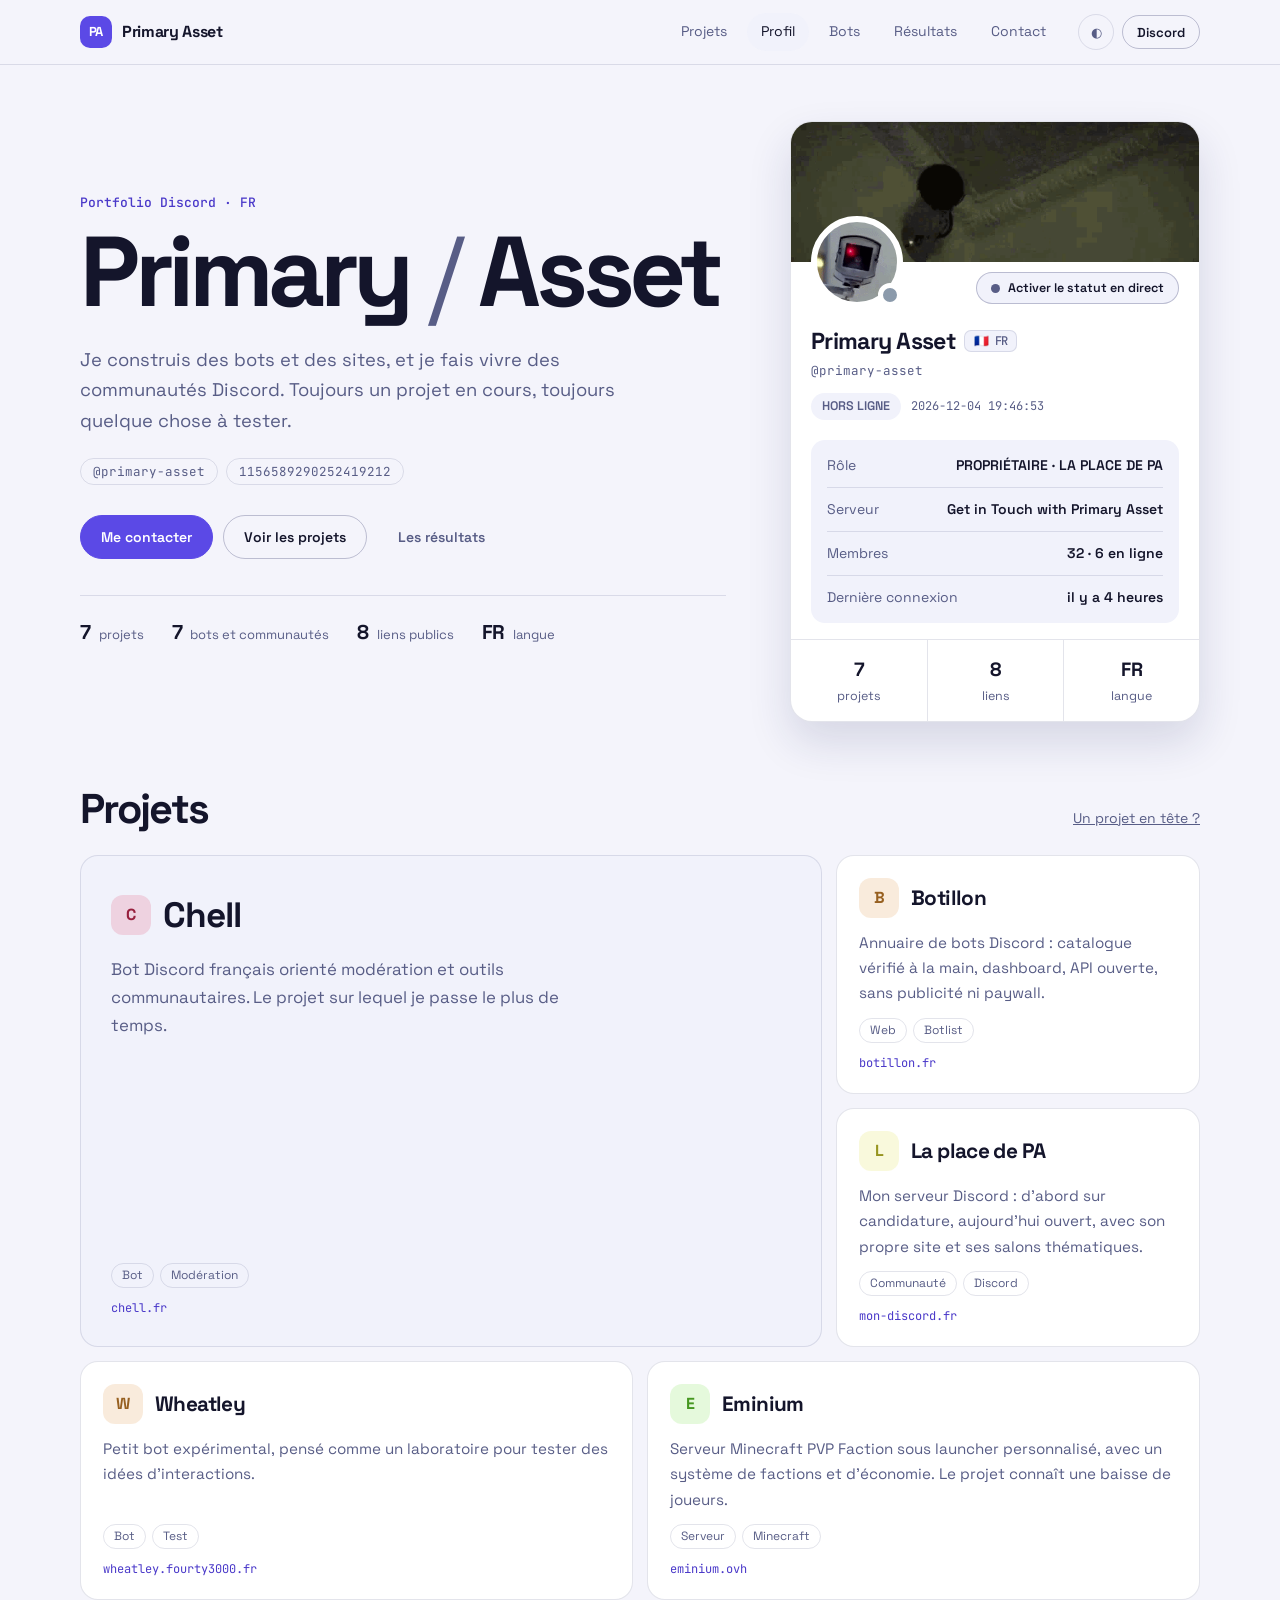
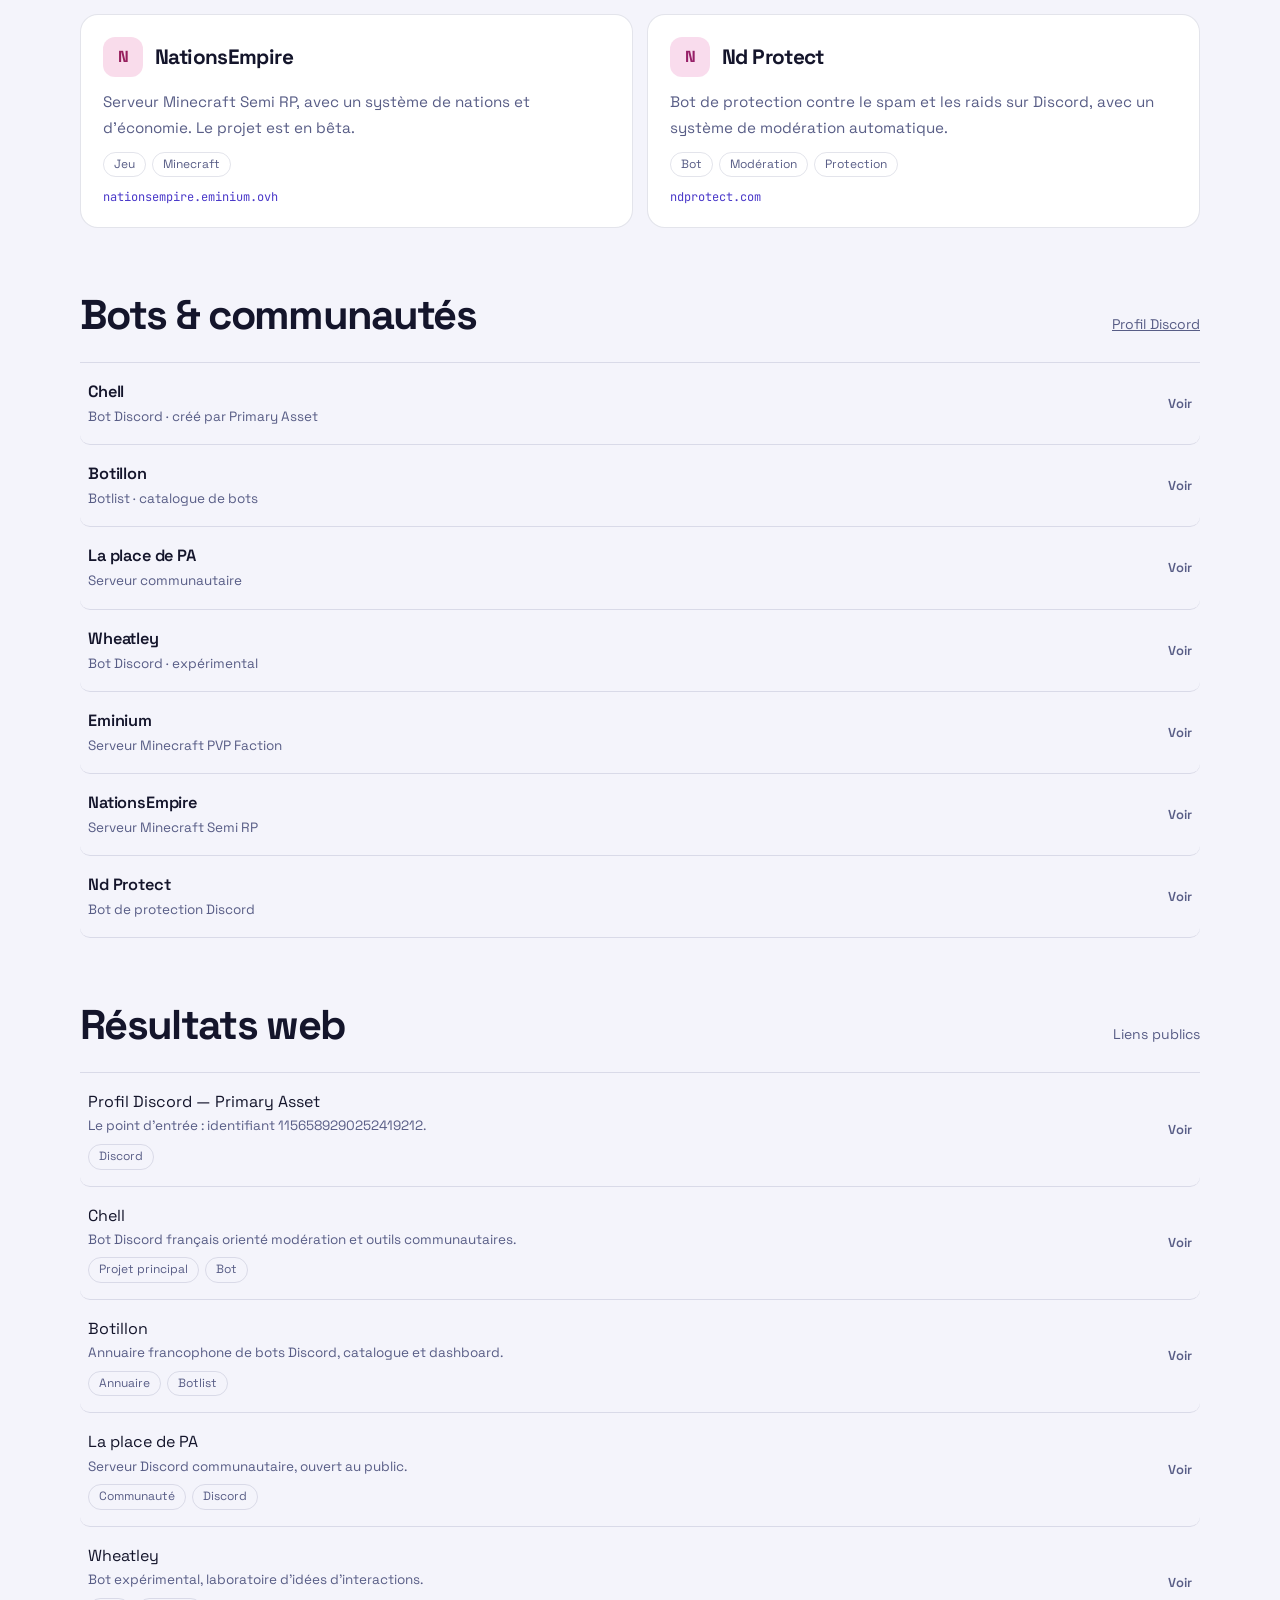
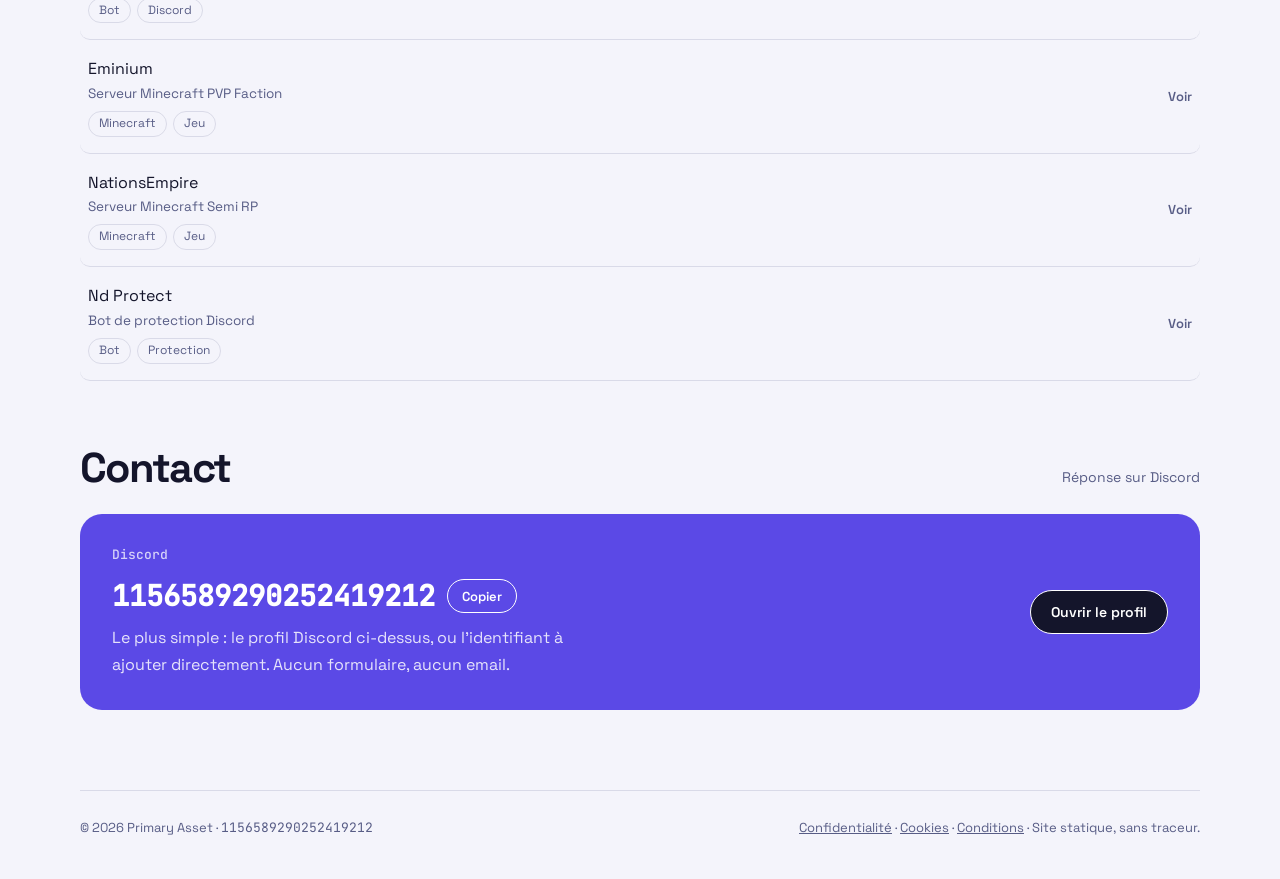
<file: index.html>
<!doctype html>
<html lang="fr" data-theme="dark">
  <head>
    <meta charset="utf-8" />
    <meta name="viewport" content="width=device-width, initial-scale=1" />
    <title>Primary Asset — Portfolio Discord, projets et bots</title>
    <meta
      name="description"
      content="Portfolio Discord de Primary Asset : projets, bots, communautés et contact. Discord : 1156589290252419212."
    />
    <meta name="theme-color" content="#0c0d1b" media="(prefers-color-scheme: dark)" />
    <meta name="theme-color" content="#f6f7f9" media="(prefers-color-scheme: light)" />
    <link rel="canonical" href="https://primary-asset.fr/" />
    <meta name="color-scheme" content="dark light" />
    <meta property="og:type" content="profile" />
    <meta property="og:title" content="Primary Asset — Portfolio Discord" />
    <meta
      property="og:description"
      content="Projets, bots, communautés et contact de Primary Asset."
    />
    <meta property="og:locale" content="fr_FR" />
    <meta property="og:image" content="https://primary-asset.fr/og-image.png" />
    <meta property="og:image:width" content="1200" />
    <meta property="og:image:height" content="630" />
    <meta name="twitter:card" content="summary_large_image" />
    <meta name="twitter:title" content="Primary Asset — Portfolio Discord" />
    <meta name="twitter:image" content="https://primary-asset.fr/og-image.png" />
    <link rel="icon" type="image/svg+xml" href="icon.svg" />
    <meta property="og:site_name" content="Primary Asset" />
    <meta property="og:url" content="https://primary-asset.fr/" />

    <script>try{var t=localStorage.getItem("pa-theme");document.documentElement.dataset.theme=t||(matchMedia("(prefers-color-scheme: light)").matches?"light":"dark")}catch(e){}</script>
    <link rel="stylesheet" href="assets/fonts/fonts.css" />
    <link rel="stylesheet" href="styles.css" />
    <script type="application/ld+json">
    {"@context":"https://schema.org","@type":"WebSite","name":"Primary Asset","url":"https://primary-asset.fr/","inLanguage":"fr","author":{"@type":"Person","name":"Primary Asset","sameAs":["https://discord.com/users/1156589290252419212"]}}
    </script>
    <noscript><style>[data-reveal]{opacity:1;transform:none}.boot{display:none}</style></noscript>
  </head>

  <body>
    <div id="boot" class="boot" aria-hidden="true">
      <div class="boot-inner">
        <p class="boot-word">PRIMARY <em>ASSET</em></p>
        <span class="boot-line"></span>
        <p class="boot-note">Chargement du profil Discord</p>
      </div>
    </div>

    <a class="skip" href="#main">Aller au contenu</a>

    <header class="site-head">
      <div class="wrap head-row">
        <a class="brand" href="#top">
          <span class="brand-mark">PA</span>
          <span class="brand-name">Primary Asset</span>
        </a>

        <nav class="nav" aria-label="Navigation principale">
          <a href="#projets">Projets</a>
          <a href="#carte">Profil</a>
          <a href="#bots">Bots</a>
          <a href="#resultats">Résultats</a>
          <a href="#contact">Contact</a>
        </nav>

        <div class="head-actions">
          <button id="theme" class="icon-btn" type="button" aria-label="Changer de thème">
            <span aria-hidden="true">◐</span>
          </button>
          <a class="btn btn-sm" href="https://discord.com/users/1156589290252419212" rel="me noopener">
            Discord
          </a>
        </div>
      </div>
    </header>

    <main id="main">
      <section id="top" class="hero wrap">
        <div class="hero-txt">
          <p class="eyebrow">Portfolio Discord · FR</p>
          <h1 id="titre">Primary <span class="slash">/</span> Asset</h1>
          <p class="lede" id="accroche">
            Je construis des bots et des sites, et je fais vivre des communautés Discord.
            Toujours un projet en cours, toujours quelque chose à tester.
          </p>

          <div class="badges">
            <span class="badge" id="pseudo">@primary-asset</span>
            <span class="badge" id="badge-id">1156589290252419212</span>
          </div>

          <div class="cta">
            <a class="btn btn-primary" data-discord href="https://discord.com/users/1156589290252419212" rel="me noopener">Me contacter</a>
            <a class="btn" href="#projets">Voir les projets</a>
            <a class="btn btn-ghost" href="#resultats">Les résultats</a>
          </div>

          <div class="stats">
            <div class="stat"><b id="stat-projects">0</b><small>projets</small></div>
            <div class="stat"><b id="stat-bots">0</b><small>bots et communautés</small></div>
            <div class="stat"><b id="stat-results">0</b><small>liens publics</small></div>
            <div class="stat"><b id="stat-langue">FR</b><small>langue</small></div>
          </div>
        </div>

        <article id="carte" class="dcard" aria-label="Profil Discord">
          <div class="dcard-banner" id="dc-banner" aria-hidden="true"></div>
          <div class="dcard-head">
            <div class="dcard-avatar-wrap">
              <span class="dcard-avatar" id="dc-avatar" role="img" aria-label="Avatar Discord de Primary Asset"></span>
              <span class="dcard-status" id="dc-dot" aria-hidden="true"></span>
            </div>
            <button id="dc-live-toggle" class="dcard-switch" type="button" aria-pressed="false">
              <span class="dcard-switch-dot" aria-hidden="true"></span>
              <span id="dc-live-text">Activer le statut en direct</span>
            </button>
          </div>

          <div class="dcard-body">
            <h2 class="dcard-name"><span id="dc-name">Primary Asset</span> <span class="dcard-tagpill" id="dc-tag">FR</span></h2>
            <p class="dcard-handle" id="dc-handle">@primary-asset</p>
            <p class="dcard-meta">
              <span class="dcard-state" id="dc-state">HORS LIGNE</span>
              <span class="dcard-clock"><span id="dc-date">2026-01-01</span> <span id="dc-time">00:00:00</span></span>
            </p>
          </div>

          <div class="dcard-rows">
            <div class="dcard-row"><span class="k">Rôle</span><span class="v" id="dc-role">—</span></div>
            <div class="dcard-row"><span class="k">Serveur</span><span class="v" id="dc-serveur">—</span></div>
            <div class="dcard-row"><span class="k">Membres</span><span class="v" id="dc-membres">—</span></div>
            <div class="dcard-row"><span class="k" id="dc-connexion-k">Dernière connexion</span><span class="v" id="dc-connexion">—</span></div>
          </div>

          <footer class="dcard-foot">
            <span><b id="dc-projets">0</b> projets</span>
            <span><b id="dc-resultats">0</b> liens</span>
            <span><b id="dc-langue">FR</b> langue</span>
          </footer>
        </article>
      </section>

      <section id="projets" class="wrap" data-reveal>
        <div class="sec-head">
          <h2>Projets</h2>
          <a href="#contact">Un projet en tête ?</a>
        </div>
        <div id="projects" class="cards"></div>
      </section>

      <section id="bots" class="wrap" data-reveal>
        <div class="sec-head">
          <h2>Bots &amp; communautés</h2>
          <a data-discord href="https://discord.com/users/1156589290252419212" rel="me noopener">Profil Discord</a>
        </div>
        <ul id="bots-list" class="list"></ul>
      </section>

      <section id="resultats" class="wrap" data-reveal>
        <div class="sec-head">
          <h2>Résultats web</h2>
          <span class="sec-note">Liens publics</span>
        </div>
        <ul id="results-list" class="list"></ul>
      </section>

      <section id="contact" class="wrap" data-reveal>
        <div class="sec-head">
          <h2>Contact</h2>
          <span class="sec-note">Réponse sur Discord</span>
        </div>

        <div class="contact-card">
          <div class="contact-txt">
            <p class="eyebrow">Discord</p>
            <p class="contact-id">
              <span id="discord-id">1156589290252419212</span>
              <button id="copy" class="btn btn-sm" type="button" data-copy="1156589290252419212">
                Copier
              </button>
            </p>
            <p class="contact-hint">
              Le plus simple : le profil Discord ci-dessus, ou l'identifiant à ajouter
              directement. Aucun formulaire, aucun email.
            </p>
          </div>
          <a class="btn btn-primary contact-cta" data-discord href="https://discord.com/users/1156589290252419212" rel="me noopener">
            Ouvrir le profil
          </a>
        </div>
      </section>
    </main>

    <footer class="site-foot wrap">
      <p>© <span id="year">2026</span> Primary Asset · <span class="mono" id="foot-id">1156589290252419212</span></p>
      <p class="foot-note">
        <a href="confidentialite.html">Confidentialité</a> ·
        <a href="cookies.html">Cookies</a> ·
        <a href="conditions.html">Conditions</a> · Site statique, sans traceur.
      </p>
    </footer>

    <script src="content.js"></script>
    <script src="app.js"></script>
  </body>
</html>
</file>
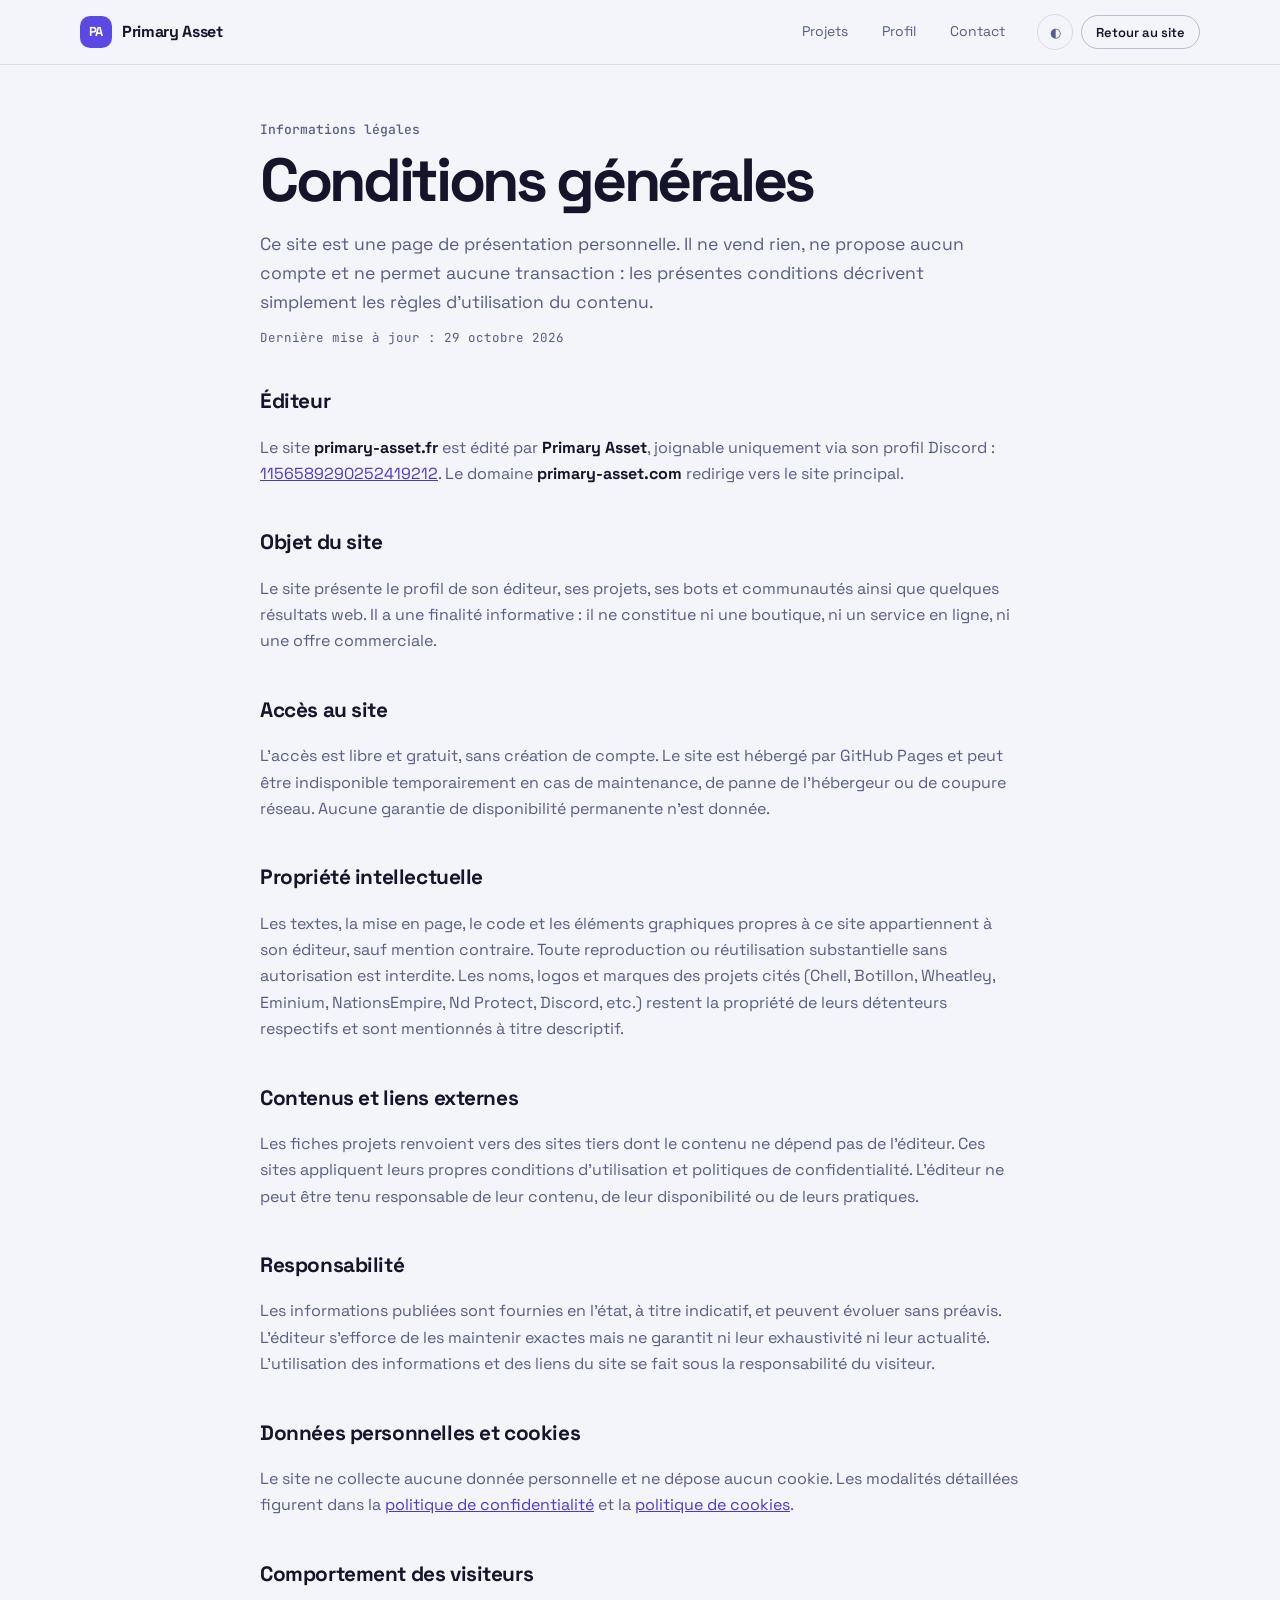
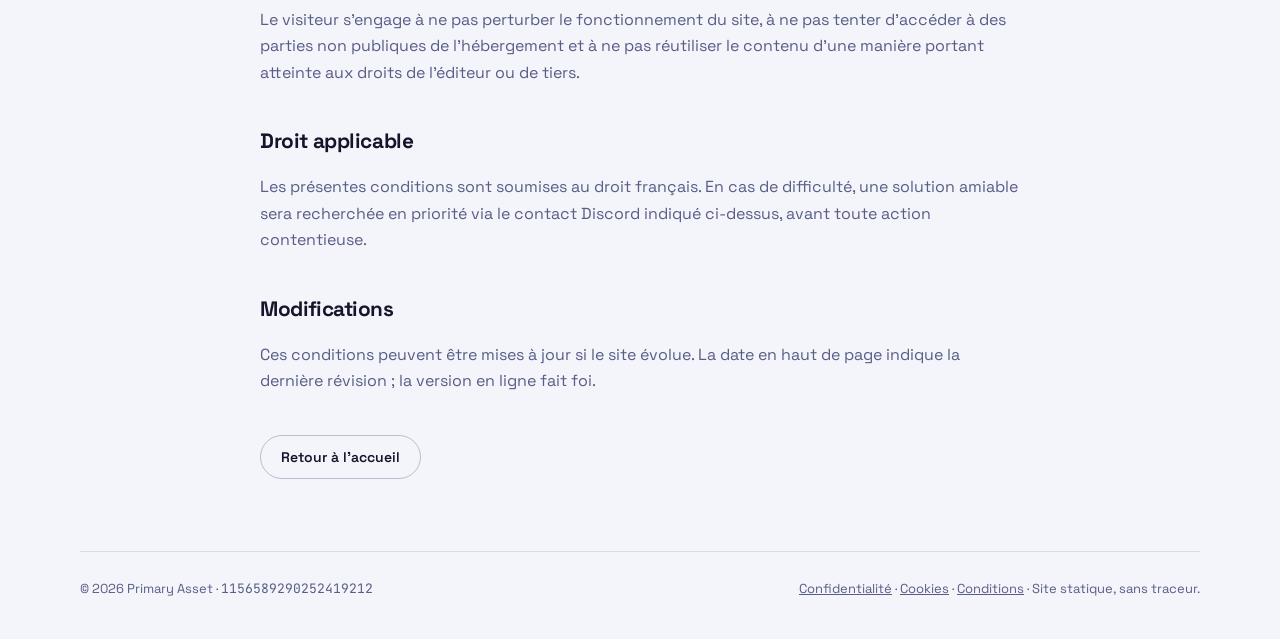
<file: conditions.html>
<!doctype html>
<html lang="fr" data-theme="dark">
  <head>
    <meta charset="utf-8" />
    <meta name="viewport" content="width=device-width, initial-scale=1" />
    <title>Conditions générales — Primary Asset</title>
    <meta
      name="description"
      content="Conditions générales d'utilisation du site Primary Asset : objet, accès, propriété intellectuelle, responsabilité."
    />
    <meta name="theme-color" content="#0c0d1b" media="(prefers-color-scheme: dark)" />
    <meta name="theme-color" content="#f6f7f9" media="(prefers-color-scheme: light)" />
    <link rel="canonical" href="https://primary-asset.fr/conditions.html" />
    <meta name="color-scheme" content="dark light" />
    <meta name="robots" content="index, follow" />
    <link rel="icon" type="image/svg+xml" href="icon.svg" />
    <meta property="og:type" content="website" />
    <meta property="og:locale" content="fr_FR" />
    <meta property="og:site_name" content="Primary Asset" />
    <meta property="og:url" content="https://primary-asset.fr/conditions.html" />
    <script>try{var t=localStorage.getItem("pa-theme");document.documentElement.dataset.theme=t||(matchMedia("(prefers-color-scheme: light)").matches?"light":"dark")}catch(e){}</script>
    <link rel="stylesheet" href="assets/fonts/fonts.css" />
    <link rel="stylesheet" href="styles.css" />
    <noscript><style>[data-reveal]{opacity:1;transform:none}</style></noscript>
  </head>

  <body>
    <a class="skip" href="#main">Aller au contenu</a>

    <header class="site-head">
      <div class="wrap head-row">
        <a class="brand" href="index.html">
          <span class="brand-mark">PA</span>
          <span class="brand-name">Primary Asset</span>
        </a>
        <nav class="nav" aria-label="Navigation principale">
          <a href="index.html#projets">Projets</a>
          <a href="index.html#carte">Profil</a>
          <a href="index.html#contact">Contact</a>
        </nav>
        <div class="head-actions">
          <button id="theme" class="icon-btn" type="button" aria-label="Changer de thème">
            <span aria-hidden="true">◐</span>
          </button>
          <a class="btn btn-sm" href="index.html">Retour au site</a>
        </div>
      </div>
    </header>

    <main id="main" class="wrap legal">
      <p class="eyebrow">Informations légales</p>
      <h1>Conditions générales</h1>
      <p class="legal-lede">
        Ce site est une page de présentation personnelle. Il ne vend rien, ne propose aucun compte
        et ne permet aucune transaction : les présentes conditions décrivent simplement les règles
        d'utilisation du contenu.
      </p>
      <p class="legal-date">Dernière mise à jour : 29 octobre 2026</p>

      <h2>Éditeur</h2>
      <p>
        Le site <strong>primary-asset.fr</strong> est édité par <strong>Primary Asset</strong>,
        joignable uniquement via son profil Discord :
        <a href="https://discord.com/users/1156589290252419212" rel="me noopener">1156589290252419212</a>.
        Le domaine <strong>primary-asset.com</strong> redirige vers le site principal.
      </p>

      <h2>Objet du site</h2>
      <p>
        Le site présente le profil de son éditeur, ses projets, ses bots et communautés ainsi que
        quelques résultats web. Il a une finalité informative : il ne constitue ni une boutique, ni
        un service en ligne, ni une offre commerciale.
      </p>

      <h2>Accès au site</h2>
      <p>
        L'accès est libre et gratuit, sans création de compte. Le site est hébergé par GitHub Pages
        et peut être indisponible temporairement en cas de maintenance, de panne de l'hébergeur ou
        de coupure réseau. Aucune garantie de disponibilité permanente n'est donnée.
      </p>

      <h2>Propriété intellectuelle</h2>
      <p>
        Les textes, la mise en page, le code et les éléments graphiques propres à ce site appartiennent
        à son éditeur, sauf mention contraire. Toute reproduction ou réutilisation substantielle sans
        autorisation est interdite. Les noms, logos et marques des projets cités (Chell, Botillon,
        Wheatley, Eminium, NationsEmpire, Nd Protect, Discord, etc.) restent la propriété de leurs
        détenteurs respectifs et sont mentionnés à titre descriptif.
      </p>

      <h2>Contenus et liens externes</h2>
      <p>
        Les fiches projets renvoient vers des sites tiers dont le contenu ne dépend pas de l'éditeur.
        Ces sites appliquent leurs propres conditions d'utilisation et politiques de confidentialité.
        L'éditeur ne peut être tenu responsable de leur contenu, de leur disponibilité ou de leurs
        pratiques.
      </p>

      <h2>Responsabilité</h2>
      <p>
        Les informations publiées sont fournies en l'état, à titre indicatif, et peuvent évoluer sans
        préavis. L'éditeur s'efforce de les maintenir exactes mais ne garantit ni leur exhaustivité
        ni leur actualité. L'utilisation des informations et des liens du site se fait sous la
        responsabilité du visiteur.
      </p>

      <h2>Données personnelles et cookies</h2>
      <p>
        Le site ne collecte aucune donnée personnelle et ne dépose aucun cookie. Les modalités
        détaillées figurent dans la <a href="confidentialite.html">politique de confidentialité</a>
        et la <a href="cookies.html">politique de cookies</a>.
      </p>

      <h2>Comportement des visiteurs</h2>
      <p>
        Le visiteur s'engage à ne pas perturber le fonctionnement du site, à ne pas tenter d'accéder
        à des parties non publiques de l'hébergement et à ne pas réutiliser le contenu d'une manière
        portant atteinte aux droits de l'éditeur ou de tiers.
      </p>

      <h2>Droit applicable</h2>
      <p>
        Les présentes conditions sont soumises au droit français. En cas de difficulté, une solution
        amiable sera recherchée en priorité via le contact Discord indiqué ci-dessus, avant toute
        action contentieuse.
      </p>

      <h2>Modifications</h2>
      <p>
        Ces conditions peuvent être mises à jour si le site évolue. La date en haut de page indique
        la dernière révision ; la version en ligne fait foi.
      </p>

      <p class="legal-back"><a class="btn" href="index.html">Retour à l'accueil</a></p>
    </main>

    <footer class="site-foot wrap">
      <p>© <span id="year">2026</span> Primary Asset · <span class="mono">1156589290252419212</span></p>
      <p class="foot-note">
        <a href="confidentialite.html">Confidentialité</a> ·
        <a href="cookies.html">Cookies</a> ·
        <a href="conditions.html">Conditions</a> · Site statique, sans traceur.
      </p>
    </footer>

    <script src="content.js"></script>
    <script src="app.js"></script>
  </body>
</html>
</file>
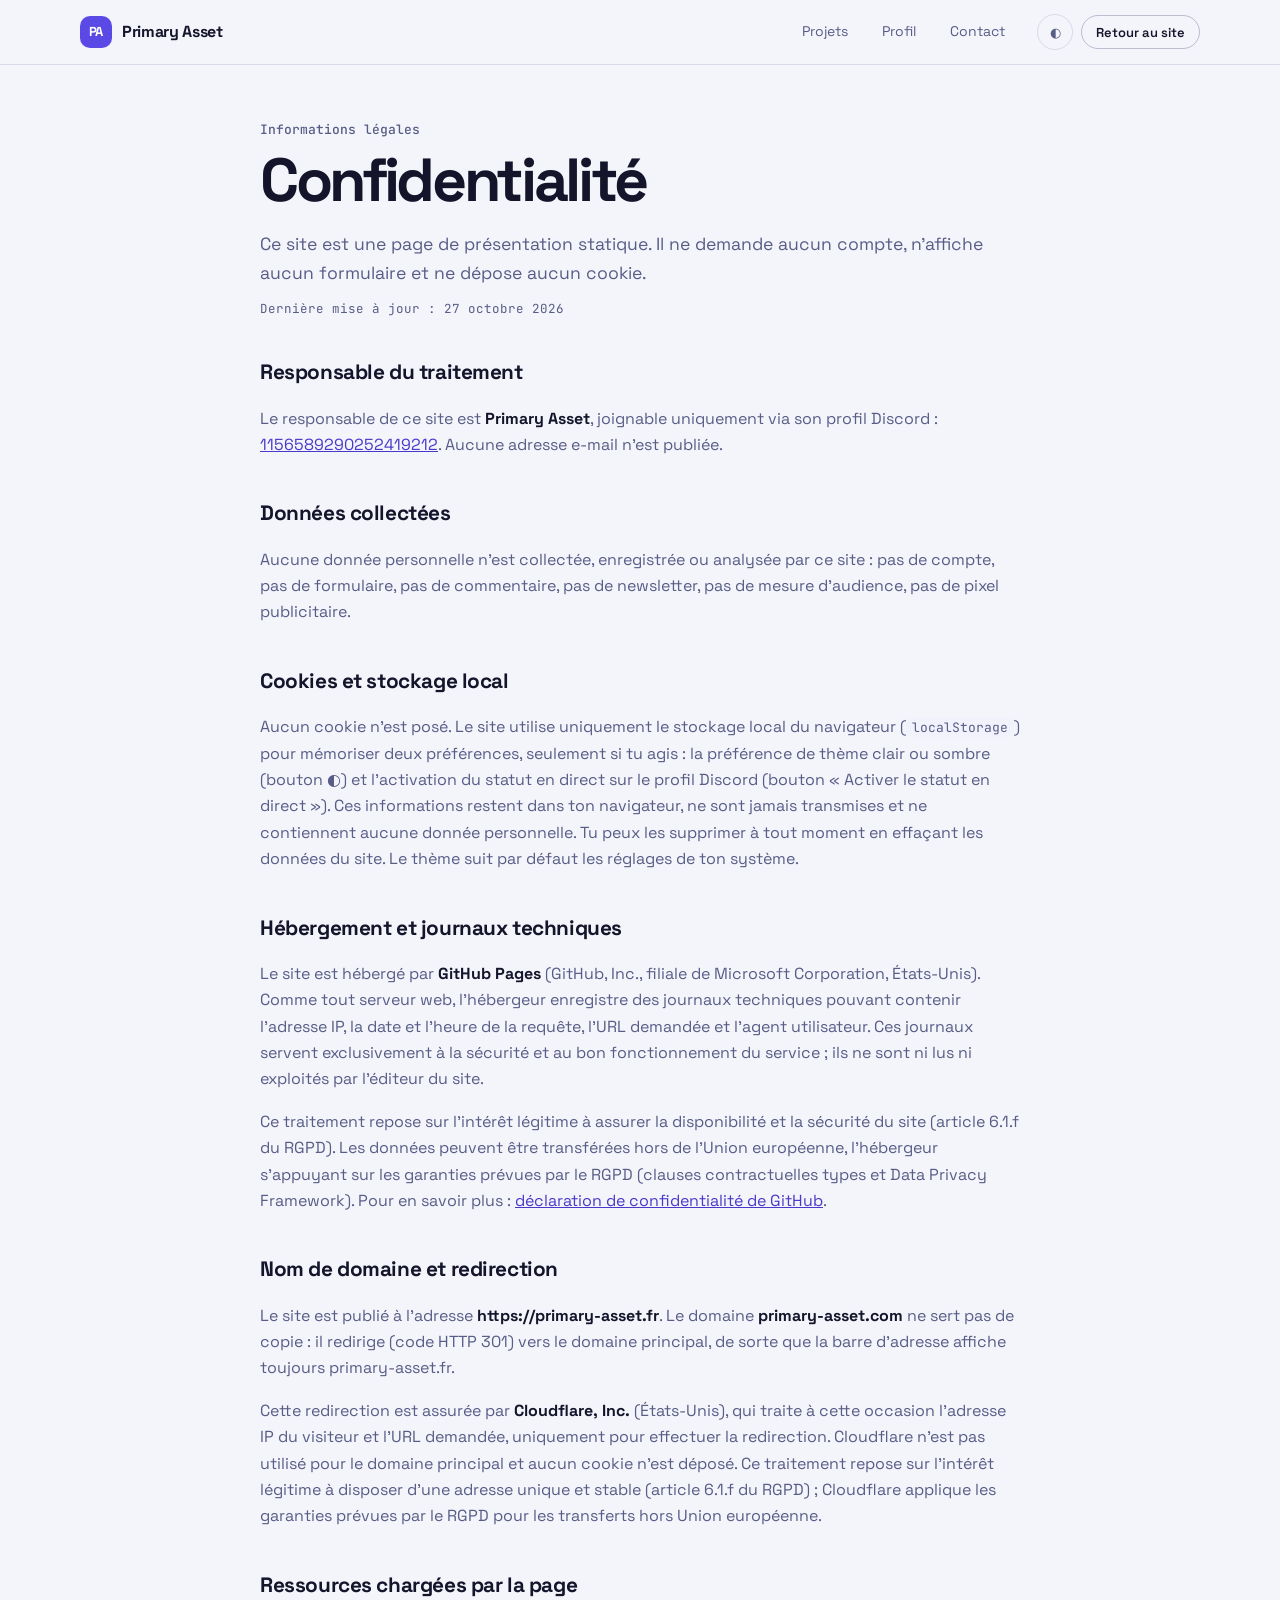
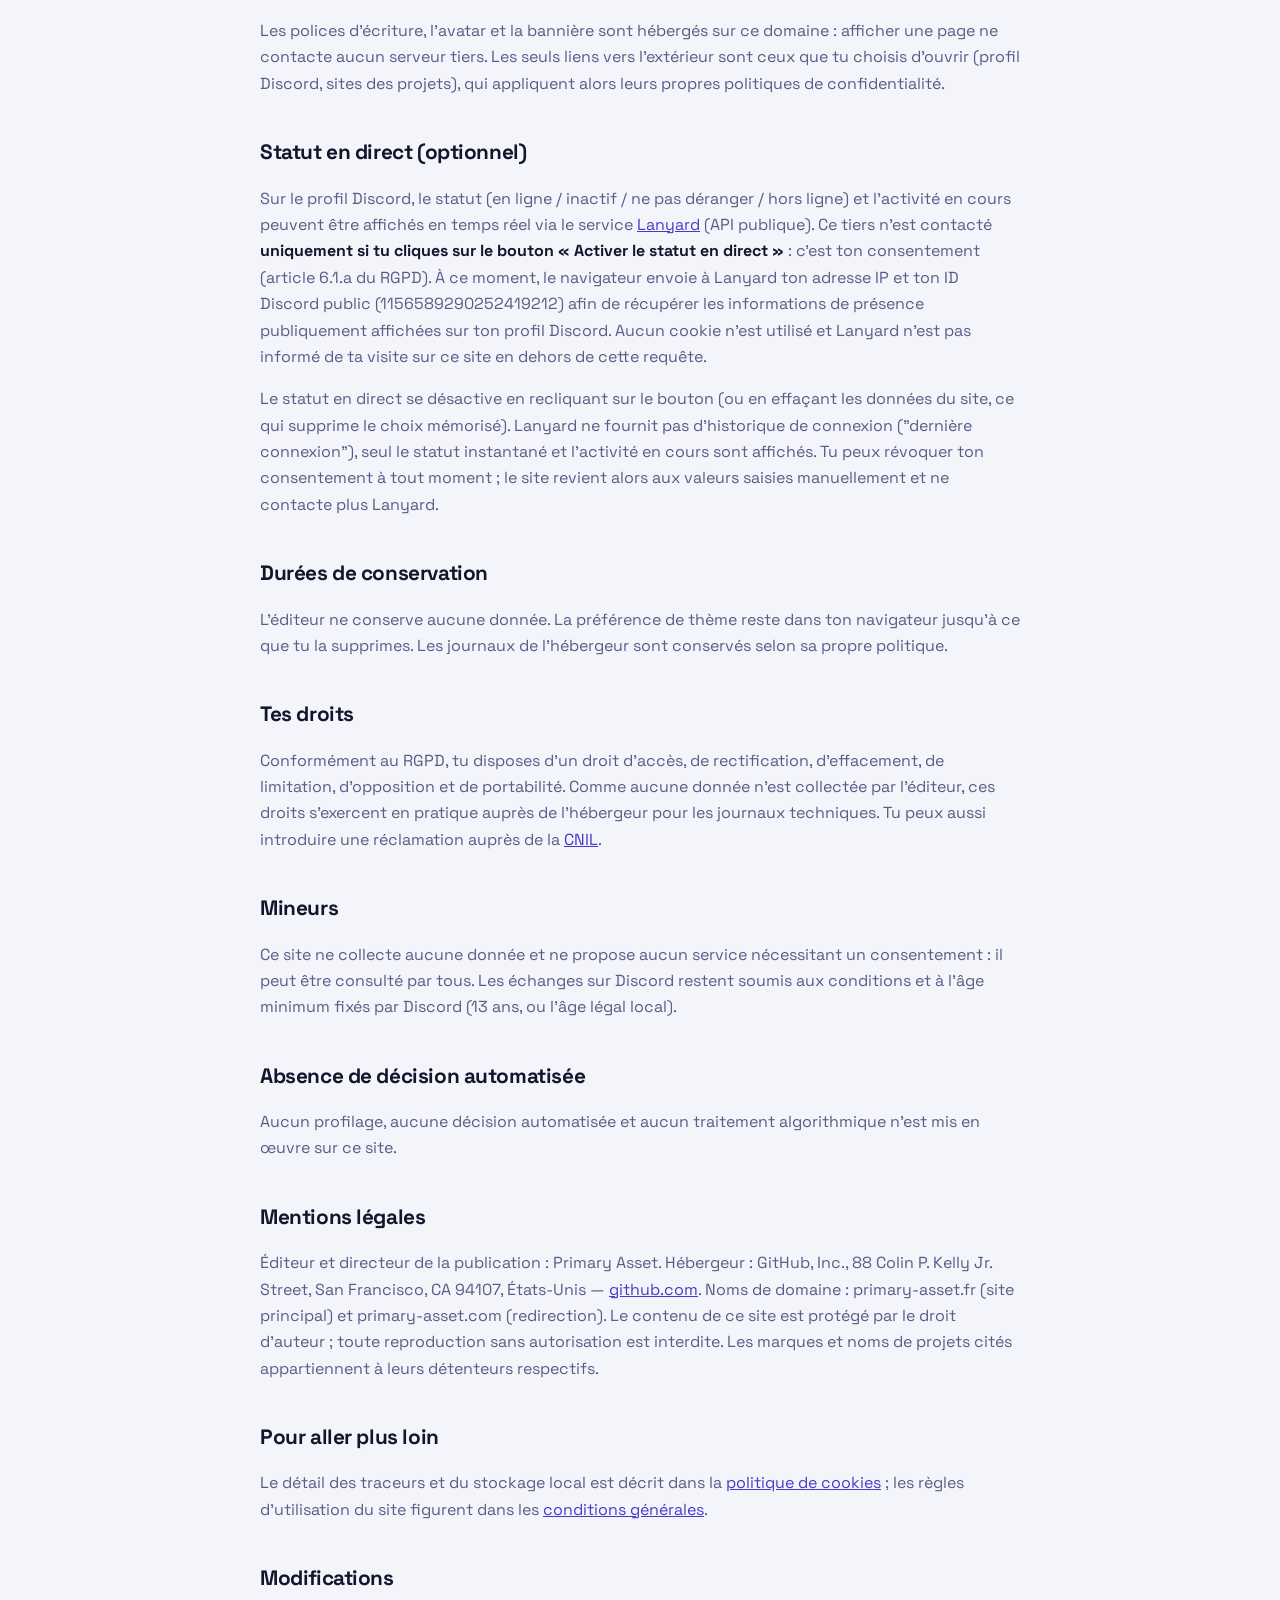
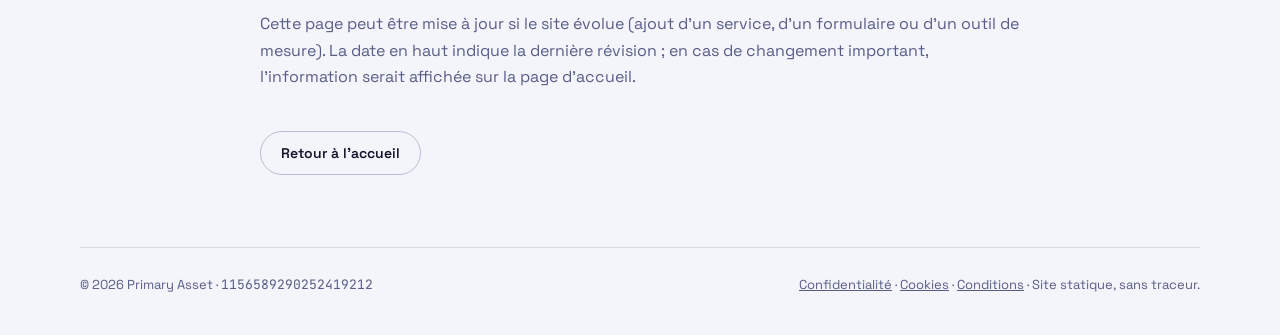
<file: confidentialite.html>
<!doctype html>
<html lang="fr" data-theme="dark">
  <head>
    <meta charset="utf-8" />
    <meta name="viewport" content="width=device-width, initial-scale=1" />
    <title>Confidentialité et mentions légales — Primary Asset</title>
    <meta
      name="description"
      content="Politique de confidentialité du site Primary Asset : aucune collecte de données, aucun cookie, aucun traceur par défaut."
    />
    <meta name="theme-color" content="#0c0d1b" media="(prefers-color-scheme: dark)" />
    <meta name="theme-color" content="#f6f7f9" media="(prefers-color-scheme: light)" />
    <link rel="canonical" href="https://primary-asset.fr/confidentialite.html" />
    <meta name="color-scheme" content="dark light" />
    <meta name="robots" content="index, follow" />
    <link rel="icon" type="image/svg+xml" href="icon.svg" />
    <meta property="og:type" content="website" />
    <meta property="og:locale" content="fr_FR" />
    <meta property="og:site_name" content="Primary Asset" />
    <meta property="og:url" content="https://primary-asset.fr/confidentialite.html" />
    <script>try{var t=localStorage.getItem("pa-theme");document.documentElement.dataset.theme=t||(matchMedia("(prefers-color-scheme: light)").matches?"light":"dark")}catch(e){}</script>
    <link rel="stylesheet" href="assets/fonts/fonts.css" />
    <link rel="stylesheet" href="styles.css" />
    <noscript><style>[data-reveal]{opacity:1;transform:none}</style></noscript>
  </head>

  <body>
    <a class="skip" href="#main">Aller au contenu</a>

    <header class="site-head">
      <div class="wrap head-row">
        <a class="brand" href="index.html">
          <span class="brand-mark">PA</span>
          <span class="brand-name">Primary Asset</span>
        </a>
        <nav class="nav" aria-label="Navigation principale">
          <a href="index.html#projets">Projets</a>
          <a href="index.html#carte">Profil</a>
          <a href="index.html#contact">Contact</a>
        </nav>
        <div class="head-actions">
          <button id="theme" class="icon-btn" type="button" aria-label="Changer de thème">
            <span aria-hidden="true">◐</span>
          </button>
          <a class="btn btn-sm" href="index.html">Retour au site</a>
        </div>
      </div>
    </header>

    <main id="main" class="wrap legal">
      <p class="eyebrow">Informations légales</p>
      <h1>Confidentialité</h1>
      <p class="legal-lede">
        Ce site est une page de présentation statique. Il ne demande aucun compte, n'affiche aucun
        formulaire et ne dépose aucun cookie.
      </p>
      <p class="legal-date">Dernière mise à jour : 27 octobre 2026</p>

      <h2>Responsable du traitement</h2>
      <p>
        Le responsable de ce site est <strong>Primary Asset</strong>, joignable uniquement via son
        profil Discord :
        <a href="https://discord.com/users/1156589290252419212" rel="me noopener">1156589290252419212</a>.
        Aucune adresse e-mail n'est publiée.
      </p>

      <h2>Données collectées</h2>
      <p>
        Aucune donnée personnelle n'est collectée, enregistrée ou analysée par ce site : pas de
        compte, pas de formulaire, pas de commentaire, pas de newsletter, pas de mesure d'audience,
        pas de pixel publicitaire.
      </p>

      <h2>Cookies et stockage local</h2>
      <p>
        Aucun cookie n'est posé. Le site utilise uniquement le stockage local du navigateur (<code>localStorage</code>) pour mémoriser deux préférences, seulement si tu agis :
la préférence de thème clair ou sombre (bouton ◐) et l'activation du statut en direct sur le profil Discord (bouton « Activer le statut en direct »). Ces informations restent dans ton navigateur, ne sont jamais transmises et ne contiennent aucune donnée personnelle. Tu peux les supprimer à tout moment en effaçant les données du site. Le thème suit par défaut les réglages de ton système.
      </p>

      <h2>Hébergement et journaux techniques</h2>
      <p>
        Le site est hébergé par <strong>GitHub Pages</strong> (GitHub, Inc., filiale de Microsoft
        Corporation, États-Unis). Comme tout serveur web, l'hébergeur enregistre des journaux
        techniques pouvant contenir l'adresse IP, la date et l'heure de la requête, l'URL demandée
        et l'agent utilisateur. Ces journaux servent exclusivement à la sécurité et au bon
        fonctionnement du service ; ils ne sont ni lus ni exploités par l'éditeur du site.
      </p>
      <p>
        Ce traitement repose sur l'intérêt légitime à assurer la disponibilité et la sécurité du
        site (article 6.1.f du RGPD). Les données peuvent être transférées hors de l'Union
        européenne, l'hébergeur s'appuyant sur les garanties prévues par le RGPD (clauses
        contractuelles types et Data Privacy Framework). Pour en savoir plus :
        <a href="https://docs.github.com/fr/site-policy/privacy-policies/github-general-privacy-statement" rel="noopener">
          déclaration de confidentialité de GitHub</a>.
      </p>

      <h2>Nom de domaine et redirection</h2>
      <p>
        Le site est publié à l'adresse <strong>https://primary-asset.fr</strong>. Le domaine
        <strong>primary-asset.com</strong> ne sert pas de copie : il redirige (code HTTP 301) vers le
        domaine principal, de sorte que la barre d'adresse affiche toujours primary-asset.fr.
      </p>
      <p>
        Cette redirection est assurée par <strong>Cloudflare, Inc.</strong> (États-Unis), qui traite
        à cette occasion l'adresse IP du visiteur et l'URL demandée, uniquement pour effectuer la
        redirection. Cloudflare n'est pas utilisé pour le domaine principal et aucun cookie n'est
        déposé. Ce traitement repose sur l'intérêt légitime à disposer d'une adresse unique et stable
        (article 6.1.f du RGPD) ; Cloudflare applique les garanties prévues par le RGPD pour les
        transferts hors Union européenne.
      </p>

      <h2>Ressources chargées par la page</h2>
      <p>
        Les polices d'écriture, l'avatar et la bannière sont hébergés sur ce domaine : afficher une page ne contacte aucun serveur tiers. Les seuls liens vers l'extérieur sont ceux que tu choisis d'ouvrir (profil Discord, sites des projets), qui appliquent alors leurs propres politiques de confidentialité.
      </p>

<h2>Statut en direct (optionnel)</h2>
      <p>
Sur le profil Discord, le statut (en ligne / inactif / ne pas déranger / hors ligne) et l'activité en cours peuvent être affichés en temps réel via le service
<a href="https://lanyard.rest" rel="noopener">Lanyard</a> (API publique). Ce tiers n'est contacté <strong>uniquement si tu cliques sur le bouton « Activer le statut en direct »</strong> : c'est ton consentement (article 6.1.a du RGPD). À ce moment, le navigateur envoie à Lanyard ton adresse IP et ton ID Discord public (1156589290252419212) afin de récupérer les informations de présence publiquement affichées sur ton profil Discord. Aucun cookie n'est utilisé et Lanyard n'est pas informé de ta visite sur ce site en dehors de cette requête.
</p>
<p>
Le statut en direct se désactive en recliquant sur le bouton (ou en effaçant les données du site, ce qui supprime le choix mémorisé). Lanyard ne fournit pas d'historique de connexion ("dernière connexion"), seul le statut instantané et l'activité en cours sont affichés. Tu peux révoquer ton consentement à tout moment ; le site revient alors aux valeurs saisies manuellement et ne contacte plus Lanyard.
</p>

      <h2>Durées de conservation</h2>
      <p>
        L'éditeur ne conserve aucune donnée. La préférence de thème reste dans ton navigateur
        jusqu'à ce que tu la supprimes. Les journaux de l'hébergeur sont conservés selon sa propre
        politique.
      </p>

      <h2>Tes droits</h2>
      <p>
        Conformément au RGPD, tu disposes d'un droit d'accès, de rectification, d'effacement, de
        limitation, d'opposition et de portabilité. Comme aucune donnée n'est collectée par
        l'éditeur, ces droits s'exercent en pratique auprès de l'hébergeur pour les journaux
        techniques. Tu peux aussi introduire une réclamation auprès de la
        <a href="https://www.cnil.fr/fr/plaintes" rel="noopener">CNIL</a>.
      </p>

      <h2>Mineurs</h2>
      <p>
        Ce site ne collecte aucune donnée et ne propose aucun service nécessitant un consentement :
        il peut être consulté par tous. Les échanges sur Discord restent soumis aux conditions et à
        l'âge minimum fixés par Discord (13 ans, ou l'âge légal local).
      </p>

      <h2>Absence de décision automatisée</h2>
      <p>
        Aucun profilage, aucune décision automatisée et aucun traitement algorithmique n'est mis en
        œuvre sur ce site.
      </p>

      <h2>Mentions légales</h2>
      <p>
        Éditeur et directeur de la publication : Primary Asset. Hébergeur : GitHub, Inc., 88 Colin
        P. Kelly Jr. Street, San Francisco, CA 94107, États-Unis —
        <a href="https://github.com" rel="noopener">github.com</a>. Noms de domaine :
        primary-asset.fr (site principal) et primary-asset.com (redirection). Le contenu de ce site est
        protégé par le droit d'auteur ; toute reproduction sans autorisation est interdite. Les
        marques et noms de projets cités appartiennent à leurs détenteurs respectifs.
      </p>

      <h2>Pour aller plus loin</h2>
      <p>
        Le détail des traceurs et du stockage local est décrit dans la
        <a href="cookies.html">politique de cookies</a> ; les règles d'utilisation du site figurent
        dans les <a href="conditions.html">conditions générales</a>.
      </p>

      <h2>Modifications</h2>
      <p>
        Cette page peut être mise à jour si le site évolue (ajout d'un service, d'un formulaire ou
        d'un outil de mesure). La date en haut indique la dernière révision ; en cas de changement
        important, l'information serait affichée sur la page d'accueil.
      </p>

      <p class="legal-back"><a class="btn" href="index.html">Retour à l'accueil</a></p>
    </main>

    <footer class="site-foot wrap">
      <p>© <span id="year">2026</span> Primary Asset · <span class="mono">1156589290252419212</span></p>
      <p class="foot-note">
        <a href="confidentialite.html">Confidentialité</a> ·
        <a href="cookies.html">Cookies</a> ·
        <a href="conditions.html">Conditions</a> · Site statique, sans traceur.
      </p>
    </footer>

    <script src="content.js"></script>
    <script src="app.js"></script>
  </body>
</html>
</file>
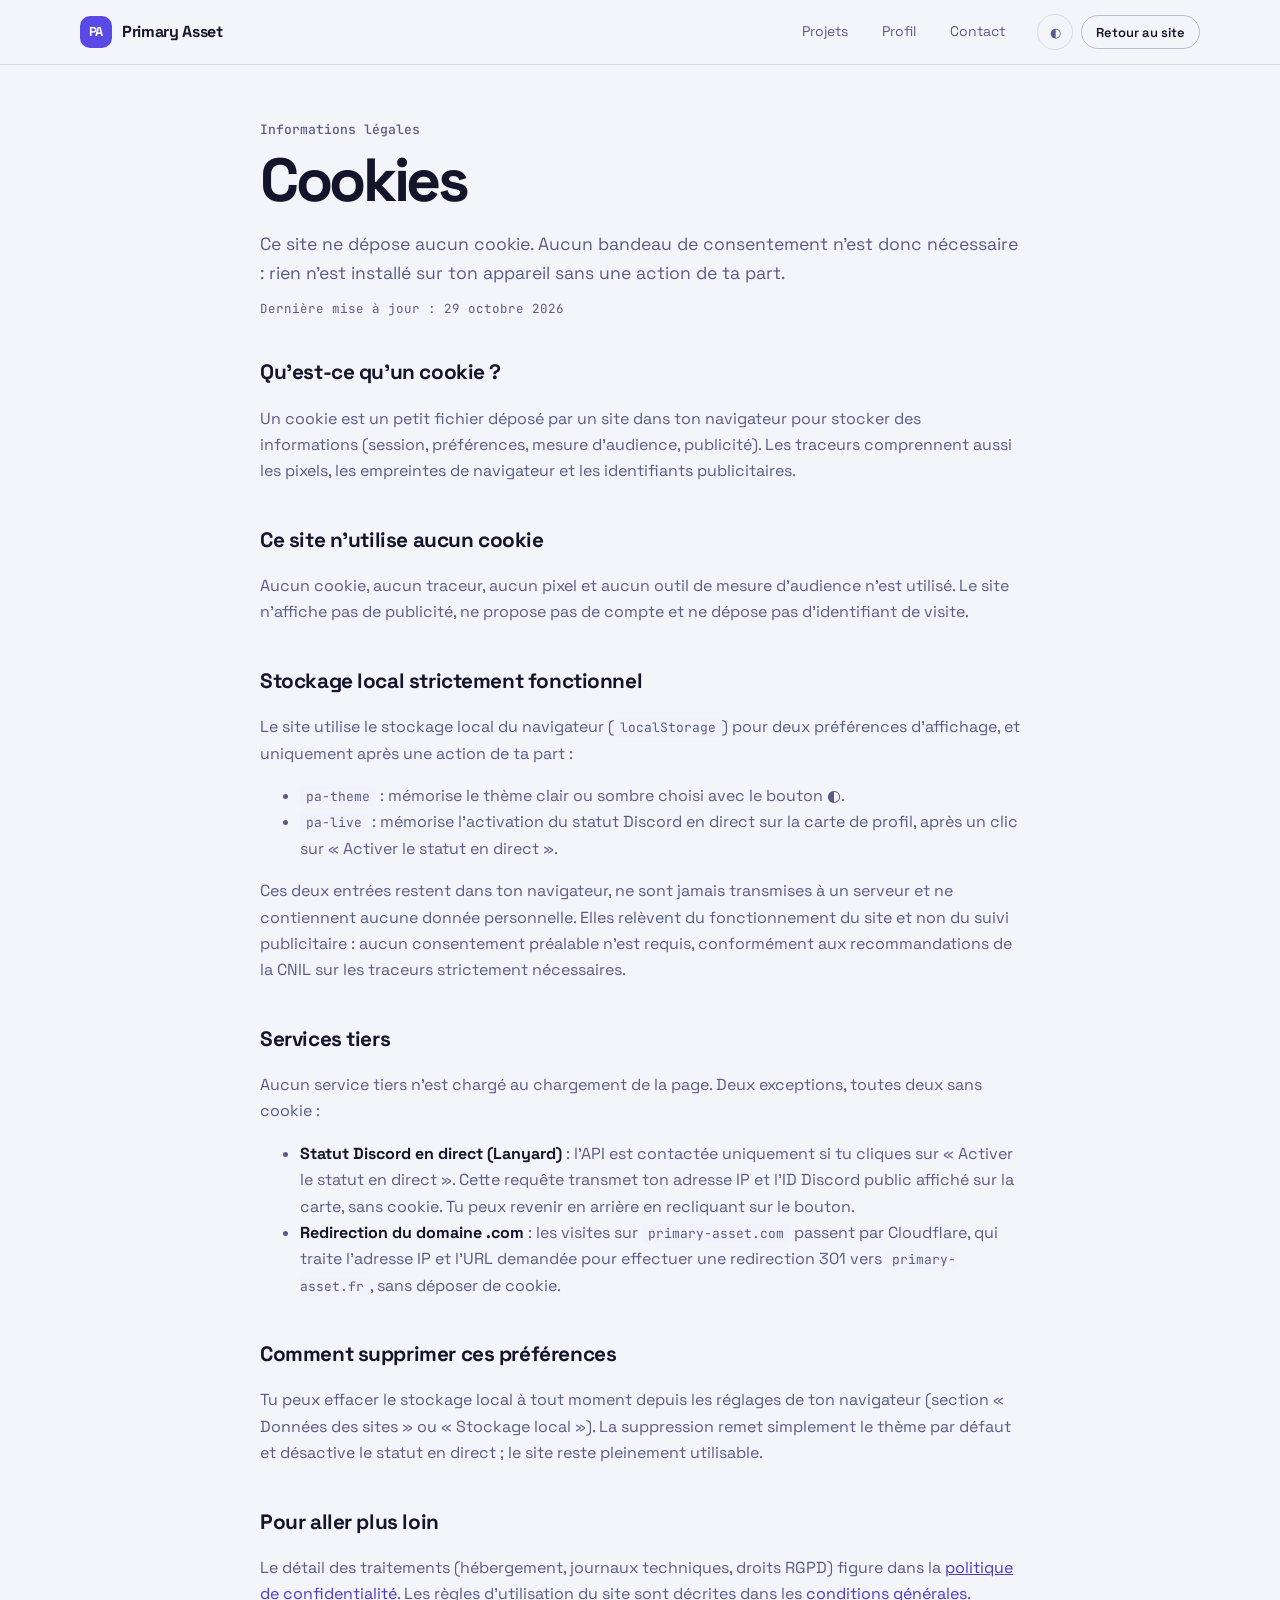
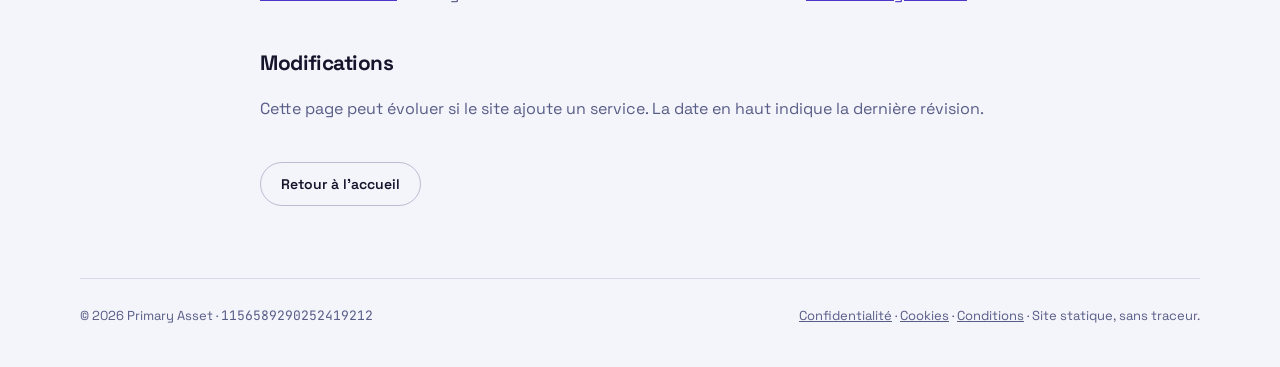
<file: cookies.html>
<!doctype html>
<html lang="fr" data-theme="dark">
  <head>
    <meta charset="utf-8" />
    <meta name="viewport" content="width=device-width, initial-scale=1" />
    <title>Politique de cookies — Primary Asset</title>
    <meta
      name="description"
      content="Politique de cookies du site Primary Asset : aucun cookie, aucun traceur, uniquement un stockage local fonctionnel."
    />
    <meta name="theme-color" content="#0c0d1b" media="(prefers-color-scheme: dark)" />
    <meta name="theme-color" content="#f6f7f9" media="(prefers-color-scheme: light)" />
    <link rel="canonical" href="https://primary-asset.fr/cookies.html" />
    <meta name="color-scheme" content="dark light" />
    <meta name="robots" content="index, follow" />
    <link rel="icon" type="image/svg+xml" href="icon.svg" />
    <meta property="og:type" content="website" />
    <meta property="og:locale" content="fr_FR" />
    <meta property="og:site_name" content="Primary Asset" />
    <meta property="og:url" content="https://primary-asset.fr/cookies.html" />
    <script>try{var t=localStorage.getItem("pa-theme");document.documentElement.dataset.theme=t||(matchMedia("(prefers-color-scheme: light)").matches?"light":"dark")}catch(e){}</script>
    <link rel="stylesheet" href="assets/fonts/fonts.css" />
    <link rel="stylesheet" href="styles.css" />
    <noscript><style>[data-reveal]{opacity:1;transform:none}</style></noscript>
  </head>

  <body>
    <a class="skip" href="#main">Aller au contenu</a>

    <header class="site-head">
      <div class="wrap head-row">
        <a class="brand" href="index.html">
          <span class="brand-mark">PA</span>
          <span class="brand-name">Primary Asset</span>
        </a>
        <nav class="nav" aria-label="Navigation principale">
          <a href="index.html#projets">Projets</a>
          <a href="index.html#carte">Profil</a>
          <a href="index.html#contact">Contact</a>
        </nav>
        <div class="head-actions">
          <button id="theme" class="icon-btn" type="button" aria-label="Changer de thème">
            <span aria-hidden="true">◐</span>
          </button>
          <a class="btn btn-sm" href="index.html">Retour au site</a>
        </div>
      </div>
    </header>

    <main id="main" class="wrap legal">
      <p class="eyebrow">Informations légales</p>
      <h1>Cookies</h1>
      <p class="legal-lede">
        Ce site ne dépose aucun cookie. Aucun bandeau de consentement n'est donc nécessaire : rien
        n'est installé sur ton appareil sans une action de ta part.
      </p>
      <p class="legal-date">Dernière mise à jour : 29 octobre 2026</p>

      <h2>Qu'est-ce qu'un cookie ?</h2>
      <p>
        Un cookie est un petit fichier déposé par un site dans ton navigateur pour stocker des
        informations (session, préférences, mesure d'audience, publicité). Les traceurs comprennent
        aussi les pixels, les empreintes de navigateur et les identifiants publicitaires.
      </p>

      <h2>Ce site n'utilise aucun cookie</h2>
      <p>
        Aucun cookie, aucun traceur, aucun pixel et aucun outil de mesure d'audience n'est utilisé.
        Le site n'affiche pas de publicité, ne propose pas de compte et ne dépose pas d'identifiant
        de visite.
      </p>

      <h2>Stockage local strictement fonctionnel</h2>
      <p>
        Le site utilise le stockage local du navigateur (<code>localStorage</code>) pour deux
        préférences d'affichage, et uniquement après une action de ta part :
      </p>
      <ul>
        <li>
          <code>pa-theme</code> : mémorise le thème clair ou sombre choisi avec le bouton ◐.
        </li>
        <li>
          <code>pa-live</code> : mémorise l'activation du statut Discord en direct sur la carte de
          profil, après un clic sur « Activer le statut en direct ».
        </li>
      </ul>
      <p>
        Ces deux entrées restent dans ton navigateur, ne sont jamais transmises à un serveur et ne
        contiennent aucune donnée personnelle. Elles relèvent du fonctionnement du site et non du
        suivi publicitaire : aucun consentement préalable n'est requis, conformément aux
        recommandations de la CNIL sur les traceurs strictement nécessaires.
      </p>

      <h2>Services tiers</h2>
      <p>
        Aucun service tiers n'est chargé au chargement de la page. Deux exceptions, toutes deux
        sans cookie :
      </p>
      <ul>
        <li>
          <strong>Statut Discord en direct (Lanyard)</strong> : l'API est contactée uniquement si tu
          cliques sur « Activer le statut en direct ». Cette requête transmet ton adresse IP et l'ID
          Discord public affiché sur la carte, sans cookie. Tu peux revenir en arrière en recliquant
          sur le bouton.
        </li>
        <li>
          <strong>Redirection du domaine .com</strong> : les visites sur
          <code>primary-asset.com</code> passent par Cloudflare, qui traite l'adresse IP et l'URL
          demandée pour effectuer une redirection 301 vers <code>primary-asset.fr</code>, sans
          déposer de cookie.
        </li>
      </ul>

      <h2>Comment supprimer ces préférences</h2>
      <p>
        Tu peux effacer le stockage local à tout moment depuis les réglages de ton navigateur
        (section « Données des sites » ou « Stockage local »). La suppression remet simplement le
        thème par défaut et désactive le statut en direct ; le site reste pleinement utilisable.
      </p>

      <h2>Pour aller plus loin</h2>
      <p>
        Le détail des traitements (hébergement, journaux techniques, droits RGPD) figure dans la
        <a href="confidentialite.html">politique de confidentialité</a>. Les règles d'utilisation du
        site sont décrites dans les <a href="conditions.html">conditions générales</a>.
      </p>

      <h2>Modifications</h2>
      <p>
        Cette page peut évoluer si le site ajoute un service. La date en haut indique la dernière
        révision.
      </p>

      <p class="legal-back"><a class="btn" href="index.html">Retour à l'accueil</a></p>
    </main>

    <footer class="site-foot wrap">
      <p>© <span id="year">2026</span> Primary Asset · <span class="mono">1156589290252419212</span></p>
      <p class="foot-note">
        <a href="confidentialite.html">Confidentialité</a> ·
        <a href="cookies.html">Cookies</a> ·
        <a href="conditions.html">Conditions</a> · Site statique, sans traceur.
      </p>
    </footer>

    <script src="content.js"></script>
    <script src="app.js"></script>
  </body>
</html>
</file>
<file: assets/fonts/fonts.css>
/* Polices hebergees en local - aucun appel a Google */
/* latin-ext */
@font-face {
  font-family: 'JetBrains Mono';
  font-style: normal;
  font-weight: 400;
  font-display: swap;
  src: url(./jetbrains-mono-400-latin-ext.woff2) format('woff2');
  unicode-range: U+0100-02BA, U+02BD-02C5, U+02C7-02CC, U+02CE-02D7, U+02DD-02FF, U+0304, U+0308, U+0329, U+1D00-1DBF, U+1E00-1E9F, U+1EF2-1EFF, U+2020, U+20A0-20AB, U+20AD-20C4, U+2113, U+2C60-2C7F, U+A720-A7FF;
}
/* latin */
@font-face {
  font-family: 'JetBrains Mono';
  font-style: normal;
  font-weight: 400;
  font-display: swap;
  src: url(./jetbrains-mono-400-latin.woff2) format('woff2');
  unicode-range: U+0000-00FF, U+0131, U+0152-0153, U+02BB-02BC, U+02C6, U+02DA, U+02DC, U+0304, U+0308, U+0329, U+2000-206F, U+20AC, U+2122, U+2191, U+2193, U+2212, U+2215, U+FEFF, U+FFFD;
}
/* latin-ext */
@font-face {
  font-family: 'JetBrains Mono';
  font-style: normal;
  font-weight: 500;
  font-display: swap;
  src: url(./jetbrains-mono-400-latin-ext.woff2) format('woff2');
  unicode-range: U+0100-02BA, U+02BD-02C5, U+02C7-02CC, U+02CE-02D7, U+02DD-02FF, U+0304, U+0308, U+0329, U+1D00-1DBF, U+1E00-1E9F, U+1EF2-1EFF, U+2020, U+20A0-20AB, U+20AD-20C4, U+2113, U+2C60-2C7F, U+A720-A7FF;
}
/* latin */
@font-face {
  font-family: 'JetBrains Mono';
  font-style: normal;
  font-weight: 500;
  font-display: swap;
  src: url(./jetbrains-mono-400-latin.woff2) format('woff2');
  unicode-range: U+0000-00FF, U+0131, U+0152-0153, U+02BB-02BC, U+02C6, U+02DA, U+02DC, U+0304, U+0308, U+0329, U+2000-206F, U+20AC, U+2122, U+2191, U+2193, U+2212, U+2215, U+FEFF, U+FFFD;
}
/* latin-ext */
@font-face {
  font-family: 'Space Grotesk';
  font-style: normal;
  font-weight: 400;
  font-display: swap;
  src: url(./space-grotesk-400-latin-ext.woff2) format('woff2');
  unicode-range: U+0100-02BA, U+02BD-02C5, U+02C7-02CC, U+02CE-02D7, U+02DD-02FF, U+0304, U+0308, U+0329, U+1D00-1DBF, U+1E00-1E9F, U+1EF2-1EFF, U+2020, U+20A0-20AB, U+20AD-20C4, U+2113, U+2C60-2C7F, U+A720-A7FF;
}
/* latin */
@font-face {
  font-family: 'Space Grotesk';
  font-style: normal;
  font-weight: 400;
  font-display: swap;
  src: url(./space-grotesk-400-latin.woff2) format('woff2');
  unicode-range: U+0000-00FF, U+0131, U+0152-0153, U+02BB-02BC, U+02C6, U+02DA, U+02DC, U+0304, U+0308, U+0329, U+2000-206F, U+20AC, U+2122, U+2191, U+2193, U+2212, U+2215, U+FEFF, U+FFFD;
}
/* latin-ext */
@font-face {
  font-family: 'Space Grotesk';
  font-style: normal;
  font-weight: 500;
  font-display: swap;
  src: url(./space-grotesk-400-latin-ext.woff2) format('woff2');
  unicode-range: U+0100-02BA, U+02BD-02C5, U+02C7-02CC, U+02CE-02D7, U+02DD-02FF, U+0304, U+0308, U+0329, U+1D00-1DBF, U+1E00-1E9F, U+1EF2-1EFF, U+2020, U+20A0-20AB, U+20AD-20C4, U+2113, U+2C60-2C7F, U+A720-A7FF;
}
/* latin */
@font-face {
  font-family: 'Space Grotesk';
  font-style: normal;
  font-weight: 500;
  font-display: swap;
  src: url(./space-grotesk-400-latin.woff2) format('woff2');
  unicode-range: U+0000-00FF, U+0131, U+0152-0153, U+02BB-02BC, U+02C6, U+02DA, U+02DC, U+0304, U+0308, U+0329, U+2000-206F, U+20AC, U+2122, U+2191, U+2193, U+2212, U+2215, U+FEFF, U+FFFD;
}
/* latin-ext */
@font-face {
  font-family: 'Space Grotesk';
  font-style: normal;
  font-weight: 600;
  font-display: swap;
  src: url(./space-grotesk-400-latin-ext.woff2) format('woff2');
  unicode-range: U+0100-02BA, U+02BD-02C5, U+02C7-02CC, U+02CE-02D7, U+02DD-02FF, U+0304, U+0308, U+0329, U+1D00-1DBF, U+1E00-1E9F, U+1EF2-1EFF, U+2020, U+20A0-20AB, U+20AD-20C4, U+2113, U+2C60-2C7F, U+A720-A7FF;
}
/* latin */
@font-face {
  font-family: 'Space Grotesk';
  font-style: normal;
  font-weight: 600;
  font-display: swap;
  src: url(./space-grotesk-400-latin.woff2) format('woff2');
  unicode-range: U+0000-00FF, U+0131, U+0152-0153, U+02BB-02BC, U+02C6, U+02DA, U+02DC, U+0304, U+0308, U+0329, U+2000-206F, U+20AC, U+2122, U+2191, U+2193, U+2212, U+2215, U+FEFF, U+FFFD;
}
/* latin-ext */
@font-face {
  font-family: 'Space Grotesk';
  font-style: normal;
  font-weight: 700;
  font-display: swap;
  src: url(./space-grotesk-400-latin-ext.woff2) format('woff2');
  unicode-range: U+0100-02BA, U+02BD-02C5, U+02C7-02CC, U+02CE-02D7, U+02DD-02FF, U+0304, U+0308, U+0329, U+1D00-1DBF, U+1E00-1E9F, U+1EF2-1EFF, U+2020, U+20A0-20AB, U+20AD-20C4, U+2113, U+2C60-2C7F, U+A720-A7FF;
}
/* latin */
@font-face {
  font-family: 'Space Grotesk';
  font-style: normal;
  font-weight: 700;
  font-display: swap;
  src: url(./space-grotesk-400-latin.woff2) format('woff2');
  unicode-range: U+0000-00FF, U+0131, U+0152-0153, U+02BB-02BC, U+02C6, U+02DA, U+02DC, U+0304, U+0308, U+0329, U+2000-206F, U+20AC, U+2122, U+2191, U+2193, U+2212, U+2215, U+FEFF, U+FFFD;
}
</file>
<file: styles.css>
/* Primary Asset v3 — indigo nuit, accent violet, carte façon profil Discord */
:root{
  --bg:#0c0d1b;--bg-soft:#12142a;--panel:#171a36;--panel-2:#1e2244;
  --text:#eceefd;--muted:#a0a6cf;
  --line:rgba(160,170,255,.14);--line-strong:rgba(160,170,255,.3);
  --accent:#8b7bff;--accent-soft:#b3a8ff;--accent-ink:#0c0d1b;
  --ok:#3ddc97;--shadow:0 24px 60px rgba(3,4,20,.55);
  --font-sans:"Space Grotesk","Segoe UI",system-ui,sans-serif;
  --font-mono:"JetBrains Mono",ui-monospace,"Cascadia Mono",monospace;
}
[data-theme="light"]{
  --bg:#f4f4fb;--bg-soft:#ebecf7;--panel:#fff;--panel-2:#f1f2fb;
  --text:#14152b;--muted:#585d86;
  --line:rgba(30,34,90,.12);--line-strong:rgba(30,34,90,.26);
  --accent:#5b49e6;--accent-soft:#4a39c9;--accent-ink:#fff;
  --shadow:0 20px 44px rgba(30,34,90,.14);
}
*,*::before,*::after{box-sizing:border-box}
html{scroll-behavior:smooth;scroll-padding-top:96px}
body{margin:0;background:var(--bg);color:var(--text);font:400 16px/1.65 var(--font-sans);-webkit-font-smoothing:antialiased;overflow-x:hidden}
a{color:inherit}
::selection{background:var(--accent);color:var(--accent-ink)}
.wrap{width:min(1120px,100% - 40px);margin-inline:auto}
.mono{font-family:var(--font-mono)}
.sr-only{position:absolute;width:1px;height:1px;margin:-1px;padding:0;overflow:hidden;clip:rect(0 0 0 0);white-space:nowrap;border:0}
.skip{position:absolute;left:-9999px;top:0;z-index:200;padding:12px 16px;background:var(--accent);color:var(--accent-ink);font-weight:600}
.skip:focus{left:12px;top:12px}
:where(a,button,[tabindex]):focus-visible{outline:2px solid var(--accent-soft);outline-offset:3px}

/* chargement */
.boot{position:fixed;inset:0;z-index:900;display:grid;place-items:center;background:var(--bg);transition:opacity .4s,visibility .4s}
.boot.is-done{opacity:0;visibility:hidden}
.boot-inner{text-align:center}
.boot-word{margin:0;font-size:clamp(2rem,9vw,4.5rem);font-weight:700;letter-spacing:-.05em;line-height:1}
.boot-word em{font-style:normal;color:var(--accent)}
.boot-line{display:block;width:64px;height:3px;margin:18px auto 0;border-radius:3px;background:var(--accent);animation:bl 1s ease-in-out infinite}
.boot-note{margin:14px 0 0;font-size:13px;color:var(--muted)}
@keyframes bl{0%{transform:scaleX(.1)}60%,100%{transform:scaleX(1)}}

/* en-tête */
.site-head{position:sticky;top:0;z-index:100;border-bottom:1px solid var(--line);background:color-mix(in srgb,var(--bg) 85%,transparent);backdrop-filter:blur(14px)}
.head-row{display:flex;align-items:center;gap:18px;min-height:64px}
.brand{display:inline-flex;align-items:center;gap:10px;text-decoration:none;font-weight:700;letter-spacing:-.02em}
.brand-mark{display:grid;place-items:center;width:32px;height:32px;border-radius:10px;background:var(--accent);color:var(--accent-ink);font-size:13px;font-weight:700}
.nav{display:flex;gap:6px;margin-left:auto;font-size:14px}
.nav a{padding:7px 14px;border-radius:999px;color:var(--muted);text-decoration:none;transition:background .15s,color .15s}
.nav a:hover,.nav a[aria-current="true"]{background:var(--panel-2);color:var(--text)}
.head-actions{display:flex;align-items:center;gap:8px}
.icon-btn{width:36px;height:36px;display:grid;place-items:center;border:1px solid var(--line);border-radius:50%;background:transparent;color:var(--muted);cursor:pointer}
.icon-btn:hover{border-color:var(--line-strong);color:var(--text)}

/* boutons */
.btn{display:inline-flex;align-items:center;justify-content:center;gap:8px;min-height:44px;padding:10px 20px;border:1px solid var(--line-strong);border-radius:999px;background:transparent;color:var(--text);text-decoration:none;font:600 14px var(--font-sans);cursor:pointer;transition:transform .15s,background .15s,border-color .15s}
.btn:hover{border-color:var(--accent);transform:translateY(-1px)}
.btn-primary{background:var(--accent);border-color:var(--accent);color:var(--accent-ink)}
.btn-primary:hover{background:var(--accent-soft);border-color:var(--accent-soft)}
.btn-ghost{border-color:transparent;color:var(--muted)}
.btn-sm{min-height:34px;padding:6px 14px;font-size:13px}

/* accueil */
.hero{display:grid;grid-template-columns:minmax(0,1fr) 410px;gap:64px;align-items:center;padding:72px 0 48px}
.eyebrow{margin:0 0 14px;font:500 13px var(--font-mono);color:var(--accent-soft)}
h1{margin:0;font-size:clamp(3rem,8vw,6.2rem);font-weight:700;line-height:.95;letter-spacing:-.055em}
h1 .slash{font-weight:300;color:var(--muted)}
.lede{max-width:46ch;margin:26px 0 0;font-size:1.15rem;color:var(--muted)}
.badges{display:flex;flex-wrap:wrap;gap:8px;margin-top:22px}
.badge{padding:4px 12px;border:1px solid var(--line);border-radius:999px;font:400 12.5px var(--font-mono);color:var(--muted)}
.cta{display:flex;flex-wrap:wrap;gap:10px;margin-top:30px}
.stats{display:flex;flex-wrap:wrap;gap:6px 28px;margin-top:36px;padding-top:20px;border-top:1px solid var(--line)}
.stat{display:flex;align-items:baseline;gap:8px}
.stat b{font-size:1.25rem;font-weight:700;letter-spacing:-.02em}
.stat small{font-size:13px;color:var(--muted)}

/* carte profil */
.dcard{position:relative;border:1px solid var(--line);border-radius:22px;background:var(--panel);box-shadow:var(--shadow);overflow:hidden}
.dcard-banner{height:140px;background:linear-gradient(135deg,var(--accent),#2f2594) center/cover no-repeat}
.dcard-head{display:flex;align-items:flex-end;justify-content:space-between;gap:12px;padding:0 20px;margin-top:-46px}
.dcard-avatar-wrap{position:relative;width:92px;height:92px;flex:none}
.dcard-avatar{display:block;width:100%;height:100%;border-radius:50%;border:6px solid var(--panel);background:var(--panel-2) center/cover no-repeat}
.dcard-status{position:absolute;right:1px;bottom:1px;width:24px;height:24px;border-radius:50%;border:5px solid var(--panel);background:#8b9aab}
.dcard-status.is-on{background:var(--ok)}
.dcard-switch{display:inline-flex;align-items:center;gap:8px;margin-bottom:4px;padding:7px 14px;border:1px solid var(--line-strong);border-radius:999px;background:var(--panel-2);color:var(--text);font:600 12.5px var(--font-sans);cursor:pointer}
.dcard-switch:hover{border-color:var(--accent)}
.dcard-switch-dot{width:9px;height:9px;border-radius:50%;background:var(--muted)}
.dcard-switch[aria-pressed="true"]{border-color:var(--ok)}
.dcard-switch[aria-pressed="true"] .dcard-switch-dot{background:var(--ok);box-shadow:0 0 0 4px rgba(61,220,151,.2)}
.dcard-body{padding:14px 20px 4px}
.dcard-name{display:flex;flex-wrap:wrap;align-items:center;gap:8px;margin:0;font-size:1.45rem;font-weight:700;letter-spacing:-.03em}
.dcard-tagpill{padding:2px 9px;border-radius:7px;background:var(--panel-2);border:1px solid var(--line);font:500 12px var(--font-mono);color:var(--muted)}
.dcard-handle{margin:2px 0 0;font:400 12.5px var(--font-mono);color:var(--muted);overflow-wrap:anywhere}
.dcard-meta{display:flex;flex-wrap:wrap;align-items:center;gap:10px;margin:14px 0 0;font-size:13px;color:var(--muted)}
.dcard-state{padding:3px 11px;border-radius:999px;background:var(--panel-2);color:var(--muted);font-weight:600;font-size:12.5px}
.dcard-state.is-on{color:var(--ok)}
.dcard-clock{font-family:var(--font-mono);font-size:12px}
.dcard-rows{margin:16px 20px 0;padding:4px 16px;border-radius:14px;background:var(--panel-2)}
.dcard-row{display:flex;justify-content:space-between;gap:16px;padding:10px 0;font-size:14px}
.dcard-row+.dcard-row{border-top:1px solid var(--line)}
.dcard-row .k{color:var(--muted);flex:none}
.dcard-row .v{text-align:right;font-weight:600;overflow-wrap:anywhere}
.dcard-foot{display:grid;grid-template-columns:repeat(3,1fr);margin-top:16px;border-top:1px solid var(--line)}
.dcard-foot span{padding:14px 8px;text-align:center;font-size:12.5px;color:var(--muted)}
.dcard-foot span+span{border-left:1px solid var(--line)}
.dcard-foot b{display:block;font-size:1.2rem;color:var(--text)}

/* sections */
section[id]{padding:56px 0 8px}
.hero{padding-bottom:48px}
.sec-head{display:flex;align-items:baseline;justify-content:space-between;gap:16px;margin-bottom:24px}
.sec-head h2{margin:0;font-size:clamp(1.8rem,4vw,2.6rem);font-weight:700;letter-spacing:-.04em;line-height:1.1}
.sec-head a,.sec-note{font-size:14px;color:var(--muted)}
.sec-head a:hover{color:var(--accent-soft)}
[data-reveal]{opacity:1;transform:none}

/* projets */
.cards{display:grid;grid-template-columns:repeat(6,minmax(0,1fr));gap:14px}
.card{grid-column:span 3;display:flex;flex-direction:column;gap:12px;padding:22px;border:1px solid var(--line);border-radius:18px;background:var(--panel);text-decoration:none;transition:border-color .18s,transform .18s}
.card:hover{border-color:var(--accent);transform:translateY(-2px)}
.card:nth-child(1){grid-column:span 4;grid-row:span 2;padding:30px;justify-content:flex-end;background:var(--panel-2)}
.card:nth-child(1) h3{font-size:2.2rem}
.card:nth-child(1) .bio{font-size:1.05rem;max-width:44ch}
.card:nth-child(2),.card:nth-child(3){grid-column:span 2}
.card-top{display:flex;align-items:center;gap:12px}
.mark{display:grid;place-items:center;width:40px;height:40px;border-radius:12px;background:hsl(var(--h) 70% 55%/.18);color:hsl(var(--h) 85% 72%);font-weight:700}
[data-theme="light"] .mark{color:hsl(var(--h) 65% 36%)}
.card h3{margin:0;font-size:1.3rem;font-weight:700;letter-spacing:-.03em}
.bio{margin:0;color:var(--muted);font-size:.95rem}
.bio.is-empty{font-style:italic;opacity:.7}
.tags{display:flex;flex-wrap:wrap;gap:6px;margin-top:auto}
.tags span{padding:2px 10px;border:1px solid var(--line);border-radius:999px;font-size:12px;color:var(--muted)}
.res-tags{margin-top:6px}
.host{font:400 12px var(--font-mono);color:var(--accent-soft)}

/* listes */
.list{margin:0;padding:0;list-style:none;border-top:1px solid var(--line)}
.list li{display:grid;grid-template-columns:minmax(0,1fr) auto;gap:14px;align-items:center;padding:16px 8px;border-bottom:1px solid var(--line);border-radius:10px}
.list li:hover{background:var(--panel)}
.list .n{display:none}
.list b{display:block;font-size:1.02rem;font-weight:600;letter-spacing:-.01em}
.list small{display:block;font-size:13.5px;color:var(--muted)}
.list a.name{text-decoration:none}
.list a.name:hover{color:var(--accent-soft);text-decoration:underline;text-underline-offset:4px}
.list .go{font-size:13px;font-weight:600;color:var(--muted);text-decoration:none}
.list .go:hover{color:var(--accent-soft)}

/* contact */
.contact-card{display:flex;flex-wrap:wrap;align-items:center;justify-content:space-between;gap:24px;padding:32px;border-radius:22px;background:var(--accent);color:var(--accent-ink)}
.contact-card .eyebrow{color:inherit;opacity:.75}
.contact-id{display:flex;flex-wrap:wrap;align-items:center;gap:12px;margin:0;font:600 clamp(1.1rem,3.4vw,1.8rem) var(--font-mono);overflow-wrap:anywhere}
.contact-hint{max-width:50ch;margin:10px 0 0;opacity:.85}
.contact-card .btn{border-color:var(--accent-ink);color:var(--accent-ink)}
.contact-card .btn-primary{background:var(--accent-ink);color:var(--accent)}
[data-theme="light"] .contact-card .btn-primary{color:#fff;background:#14152b}
.contact-card .btn:hover{transform:translateY(-1px)}

/* pied de page et pages légales */
.site-foot{display:flex;flex-wrap:wrap;justify-content:space-between;gap:10px;margin-top:72px;padding:26px 0 40px;border-top:1px solid var(--line);font-size:13px;color:var(--muted)}
.site-foot p{margin:0}.site-foot a:hover{color:var(--text)}
.legal{max-width:760px;padding:56px 0 0}
.legal h1{font-size:clamp(2.4rem,7vw,3.8rem)}
.legal h2{margin:38px 0 8px;font-size:1.3rem;letter-spacing:-.02em}
.legal p,.legal li{color:var(--muted)}
.legal strong{color:var(--text)}
.legal a:not(.btn){color:var(--accent-soft)}
.legal code{padding:1px 6px;border-radius:5px;background:var(--panel-2);font:13px var(--font-mono)}
.legal-lede{margin:20px 0 6px;font-size:1.1rem}
.legal-date{font:12.5px var(--font-mono)}
.legal-back{margin-top:40px}

@media (max-width:960px){
  .hero{grid-template-columns:1fr;gap:44px;padding-top:48px}
  .dcard{max-width:460px}
}
@media (max-width:820px){
  .head-row{flex-wrap:wrap;row-gap:0;padding-top:8px}
  .head-actions{margin-left:auto}
  .nav{order:3;flex-basis:100%;margin:0;overflow-x:auto;scrollbar-width:none}
  .nav a{white-space:nowrap}
  .cards{grid-template-columns:1fr 1fr}
  .card,.card:nth-child(n){grid-column:span 1;grid-row:auto;padding:22px}
  .card:nth-child(1){grid-column:span 2;padding:26px}
}
@media (max-width:560px){
  .wrap{width:min(1120px,100% - 28px)}
  .cards{grid-template-columns:1fr}
  .card:nth-child(n){grid-column:span 1}
  .brand-name{display:none}
  .contact-card{padding:24px}
}
@media (prefers-reduced-motion:reduce){
  html{scroll-behavior:auto}
  *,*::before,*::after{animation-duration:.001ms!important;animation-iteration-count:1!important;transition-duration:.001ms!important}
}
@media print{.site-head,.boot,.skip,.dcard-switch,#copy{display:none!important}body{background:#fff;color:#000}}

/* éditeur (#edition) */

.editor-overlay {
  position: fixed;
  inset: 0;
  z-index: 1000;
  display: grid;
  place-items: center;
  padding: 24px 16px;
  background: rgba(4, 6, 9, 0.72);
  backdrop-filter: blur(6px);
  overflow-y: auto;
}

.editor-panel {
  width: min(760px, 100%);
  max-height: min(88vh, 900px);
  display: flex;
  flex-direction: column;
  border: 1px solid var(--line-strong);
  background: var(--bg);
  box-shadow: var(--shadow);
}

.editor-head {
  position: relative;
  padding: 18px 22px 14px;
  border-bottom: 1px solid var(--line);
}

.editor-head h2 {
  margin: 0 0 4px;
  font-size: 1.2rem;
  letter-spacing: -0.02em;
}

.editor-sub {
  margin: 0;
  max-width: 52ch;
  font-size: 12.5px;
  color: var(--muted);
}

.editor-close {
  position: absolute;
  top: 14px;
  right: 14px;
  width: 30px;
  height: 30px;
  border: 1px solid var(--line);
  background: transparent;
  color: var(--muted);
  cursor: pointer;
}

.editor-close:hover {
  color: var(--text);
  border-color: var(--accent);
}

.editor-body {
  padding: 18px 22px 22px;
  overflow-y: auto;
}

.editor-group {
  margin: 0 0 22px;
  padding: 0;
  border: 0;
}

.editor-group legend {
  padding: 0 0 10px;
  font-family: var(--font-mono);
  font-size: 11px;
  letter-spacing: 0.14em;
  text-transform: uppercase;
  color: var(--accent);
}

.editor-field {
  display: block;
  margin-bottom: 12px;
}

.editor-field > span {
  display: block;
  margin-bottom: 5px;
  font-family: var(--font-mono);
  font-size: 10.5px;
  letter-spacing: 0.08em;
  text-transform: uppercase;
  color: var(--muted);
}

.editor-field input,
.editor-field textarea {
  width: 100%;
  padding: 9px 11px;
  border: 1px solid var(--line);
  background: var(--panel);
  color: var(--text);
  font-family: var(--font-sans);
  font-size: 13.5px;
  line-height: 1.5;
  resize: vertical;
}

.editor-field input:focus,
.editor-field textarea:focus {
  outline: 2px solid var(--accent-soft);
  outline-offset: 1px;
  border-color: var(--accent);
}

.editor-projects {
  display: grid;
  gap: 12px;
  margin-bottom: 12px;
}

.editor-project {
  padding: 14px;
  border: 1px solid var(--line);
  background: var(--panel);
}

.editor-project-head {
  display: grid;
  grid-template-columns: 1fr auto;
  gap: 10px;
  align-items: end;
  margin-bottom: 10px;
}

.editor-project-head .editor-field {
  margin-bottom: 0;
}

.editor-remove {
  color: var(--accent-soft);
  border-color: rgba(249, 55, 34, 0.4);
}

.editor-actions {
  display: flex;
  flex-wrap: wrap;
  gap: 10px;
  padding-top: 16px;
  border-top: 1px solid var(--line);
}
</file>
